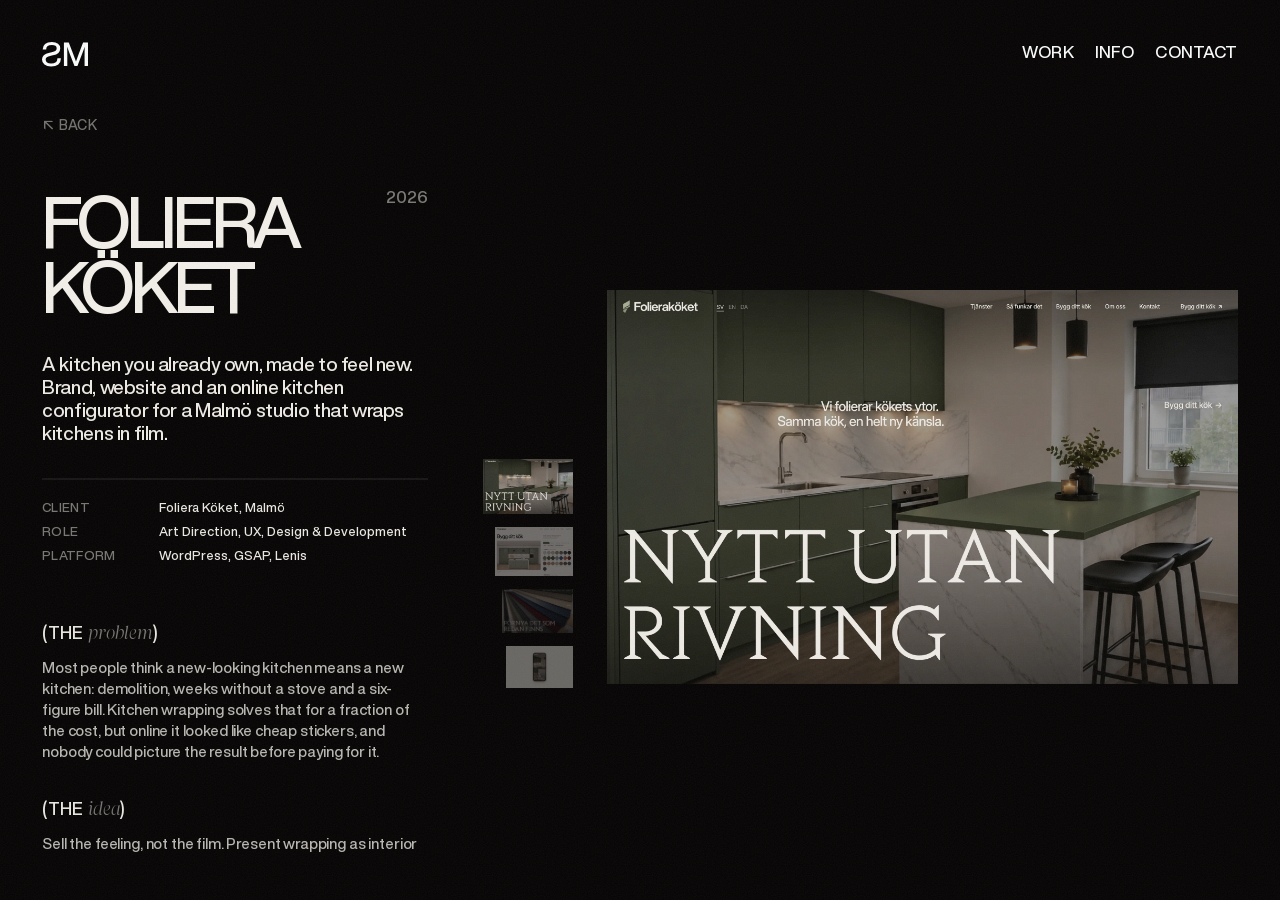
<file: work/folierakoket/index.html>
<!doctype html>
<html lang="en">
<head>
  <meta charset="utf-8">
  <meta name="viewport" content="width=device-width, initial-scale=1, viewport-fit=cover">
  <title>Foliera Köket — Studio Milad</title>
  <meta name="description" content="Foliera Köket: art direction, UX, design and development of a trilingual site with a kitchen configurator. Studio Milad, 2026.">
  <meta name="theme-color" content="#060404">
  <link rel="stylesheet" href="../../css/style.css?v=20">
  <link rel="stylesheet" href="../../css/case.css?v=6">
  <script>
    // a reload always starts at the top: no restored scroll position, no jump to a #section
    if ('scrollRestoration' in history) history.scrollRestoration = 'manual';
    try {
      var nav = performance.getEntriesByType('navigation')[0];
      if (nav && nav.type === 'reload' && location.hash) history.replaceState(null, '', location.pathname + location.search);
    } catch (e) {}
    // came here through a link on the site: start under the veil and fade in (art-yakushev)
    try { if (sessionStorage.getItem('ms-nav')) document.documentElement.classList.add('is-arriving'); } catch (e) {}
  </script>
</head>
<body class="page-case">
  <nav class="topnav is-on" aria-label="Main">
    <a class="logo" href="../../" aria-label="Studio Milad"><svg viewBox="-17 -728 1397 744" aria-hidden="true"><path d="M260 16L260 16Q401 16 480 -48Q558 -112 559 -235L559 -235L452 -235Q449 -75 258 -75L258 -75Q179 -75 137 -105Q94 -136 94 -194L94 -194Q94 -241 129 -266Q164 -292 255 -312L255 -312L316 -325Q426 -347 482 -397Q538 -447 538 -535Q538 -623 470 -675Q402 -728 286 -728L286 -728Q146 -728 76 -668Q5 -608 3 -503L3 -503L109 -503Q114 -572 155 -604Q195 -637 285 -637L285 -637Q355 -637 392 -611Q429 -585 429 -537L429 -537Q429 -488 396 -463L396 -463Q363 -436 274 -417L274 -417L212 -404Q90 -378 37 -329Q-17 -280 -17 -197L-17 -197Q-17 -98 57 -41Q130 16 260 16ZM1090 -343L1090 -343L1231 -712L1380 -712L1380 0L1277 0L1277 -223Q1277 -464 1281 -584L1281 -584Q1260 -520 1221 -419L1221 -419L1060 0L970 0L807 -419Q774 -507 748 -581L748 -581Q752 -462 752 -223L752 -223L752 0L649 0L649 -712L797 -712L943 -333Q988 -215 1016 -132L1016 -132Q1049 -231 1090 -343Z"/></svg></a>
    <span class="topnav__links"><a href="../../#work">Work</a><a href="../../#about">Info</a><a href="../../#contact">Contact</a></span>
  </nav>
  <button class="burger" type="button" aria-label="Menu" aria-expanded="false" aria-controls="menu"><i></i><i></i></button>
  <nav class="menu" id="menu" aria-label="Menu">
    <a href="../../">Home</a><a href="../../#work">Work</a><a href="../../#about">Info</a><a href="../../#contact">Contact</a>
  </nav>

  <main class="case">
    <!-- info (luke-baffait: title + year, text, tags, visit) -->
    <section class="case__info">
      <a class="case__back" href="../../#work">↖ Back</a>

      <h1 class="case__title"><span class="case__mask"><span>Foliera Köket</span></span><sup class="case__year">2026</sup></h1>
      <p class="case__lede">A kitchen you already own, made to feel new. Brand, website and an online kitchen configurator for a Malmö studio that wraps kitchens in film.</p>

      <dl class="case__meta">
        <div><dt>Client</dt><dd>Foliera Köket, Malmö</dd></div>
        <div><dt>Role</dt><dd>Art Direction, UX, Design &amp; Development</dd></div>
        <div><dt>Platform</dt><dd>WordPress, GSAP, Lenis</dd></div>
      </dl>

      <div class="case__story">
        <div class="case__part">
          <h2 class="case__label">(The <em>problem</em>)</h2>
          <p>Most people think a new-looking kitchen means a new kitchen: demolition, weeks without a stove and a six-figure bill. Kitchen wrapping solves that for a fraction of the cost, but online it looked like cheap stickers, and nobody could picture the result before paying for it.</p>
        </div>
        <div class="case__part">
          <h2 class="case__label">(The <em>idea</em>)</h2>
          <p>Sell the feeling, not the film. Present wrapping as interior design, calm and editorial like a magazine spread, and let people design their own kitchen before anyone comes to measure.</p>
        </div>
        <div class="case__part">
          <h2 class="case__label">(The <em>solution</em>)</h2>
          <p>A trilingual site (Swedish, English, Danish) with large serif caps over real kitchens and soft scroll motion. At its heart is “Bygg ditt kök”: pick doors, countertop and handles from over 1&nbsp;000 finishes, see the kitchen change live and send it as a quote request that becomes a PDF quote with the ROT deduction worked out. A separate page speaks to hotels and property owners.</p>
        </div>
      </div>

      <a class="case__visit" href="https://folierakoket.se" target="_blank" rel="noopener">Visit site ↗</a>
    </section>

    <!-- gallery (luke-baffait: thumbnails scroll past, the one in the middle grows and fills the big frame) -->
    <section class="case__gallery" aria-label="Images">
      <div class="case__thumbs"><div class="case__thumbs-in">
        <button type="button" aria-label="Front page"><img src="../../assets/img/work/folierakoket/01-hero.webp" alt=""></button>
        <button type="button" aria-label="Kitchen configurator"><img src="../../assets/img/work/folierakoket/02-bygg-ditt-kok.webp" alt=""></button>
        <button type="button" aria-label="About page"><img src="../../assets/img/work/folierakoket/03-om-oss.webp" alt=""></button>
        <button type="button" aria-label="Phone"><img src="../../assets/img/work/folierakoket/04-mobil.webp" alt=""></button>
      </div></div>
      <figure class="case__sel">
        <img src="../../assets/img/work/folierakoket/01-hero.webp" alt="Foliera Köket front page: NYTT UTAN RIVNING over a green kitchen">
        <img src="../../assets/img/work/folierakoket/01-hero.webp" alt="" aria-hidden="true">
      </figure>
      <!-- phones: the images one after another -->
      <div class="case__stack">
        <img src="../../assets/img/work/folierakoket/01-hero.webp" alt="Front page" loading="lazy">
        <img src="../../assets/img/work/folierakoket/02-bygg-ditt-kok.webp" alt="Kitchen configurator" loading="lazy">
        <img src="../../assets/img/work/folierakoket/03-om-oss.webp" alt="About page" loading="lazy">
        <img src="../../assets/img/work/folierakoket/04-mobil.webp" alt="The site on a phone" loading="lazy">
      </div>
    </section>
  </main>

  <div class="grain" aria-hidden="true"></div>
  <script src="https://cdn.jsdelivr.net/npm/gsap@3.13.0/dist/gsap.min.js"></script>
  <script src="../../js/transition.js?v=1"></script>
  <script src="../../js/case.js?v=1"></script>
</body>
</html>
</file>
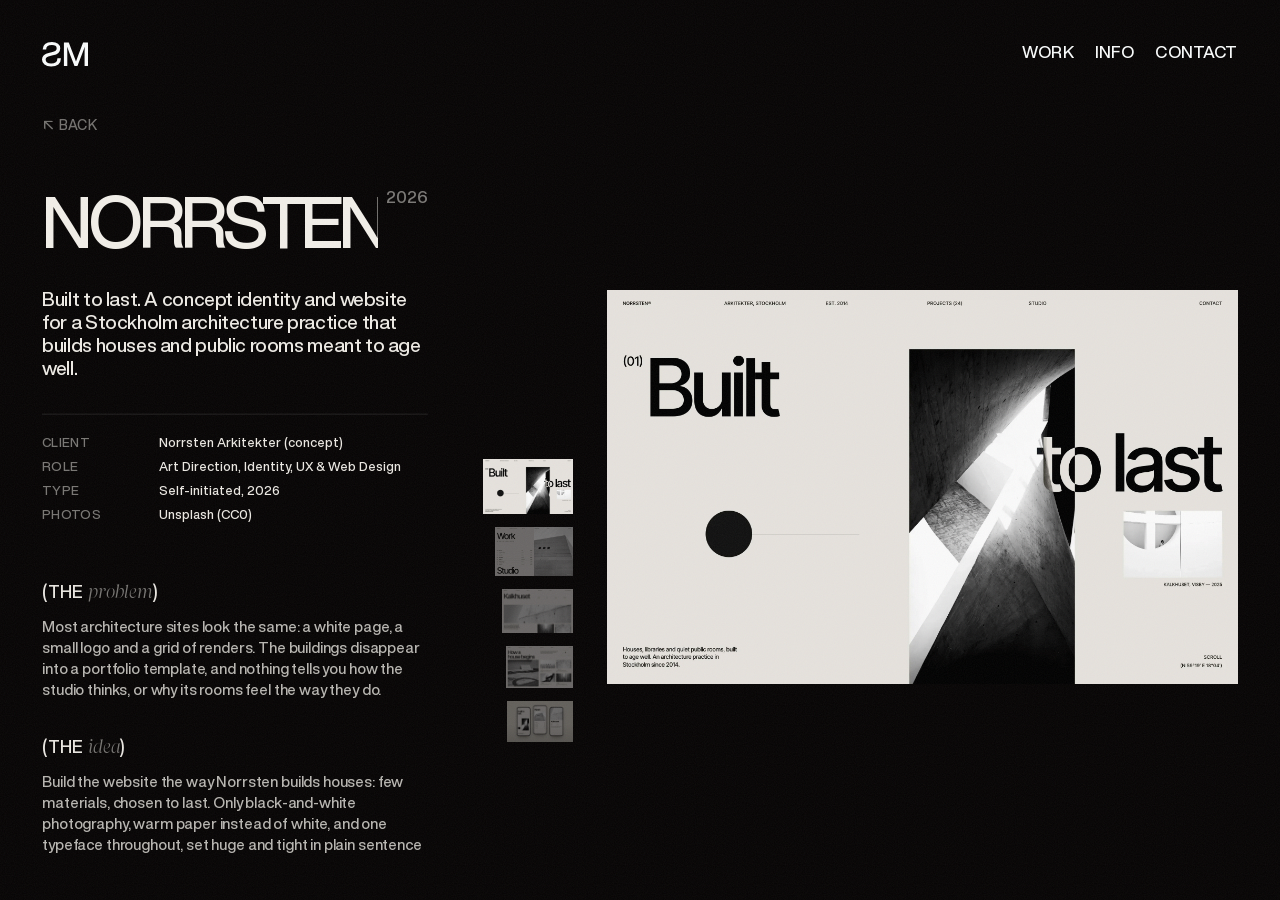
<file: work/norrsten/index.html>
<!doctype html>
<html lang="en">
<head>
  <meta charset="utf-8">
  <meta name="viewport" content="width=device-width, initial-scale=1, viewport-fit=cover">
  <title>Norrsten — Studio Milad</title>
  <meta name="description" content="Norrsten Arkitekter: concept identity and website for a Stockholm architecture practice. Studio Milad, 2026.">
  <meta name="theme-color" content="#060404">
  <link rel="stylesheet" href="../../css/style.css?v=20">
  <link rel="stylesheet" href="../../css/case.css?v=6">
  <script>
    // a reload always starts at the top: no restored scroll position, no jump to a #section
    if ('scrollRestoration' in history) history.scrollRestoration = 'manual';
    try {
      var nav = performance.getEntriesByType('navigation')[0];
      if (nav && nav.type === 'reload' && location.hash) history.replaceState(null, '', location.pathname + location.search);
    } catch (e) {}
    // came here through a link on the site: start under the veil and fade in (art-yakushev)
    try { if (sessionStorage.getItem('ms-nav')) document.documentElement.classList.add('is-arriving'); } catch (e) {}
  </script>
</head>
<body class="page-case">
  <nav class="topnav is-on" aria-label="Main">
    <a class="logo" href="../../" aria-label="Studio Milad"><svg viewBox="-17 -728 1397 744" aria-hidden="true"><path d="M260 16L260 16Q401 16 480 -48Q558 -112 559 -235L559 -235L452 -235Q449 -75 258 -75L258 -75Q179 -75 137 -105Q94 -136 94 -194L94 -194Q94 -241 129 -266Q164 -292 255 -312L255 -312L316 -325Q426 -347 482 -397Q538 -447 538 -535Q538 -623 470 -675Q402 -728 286 -728L286 -728Q146 -728 76 -668Q5 -608 3 -503L3 -503L109 -503Q114 -572 155 -604Q195 -637 285 -637L285 -637Q355 -637 392 -611Q429 -585 429 -537L429 -537Q429 -488 396 -463L396 -463Q363 -436 274 -417L274 -417L212 -404Q90 -378 37 -329Q-17 -280 -17 -197L-17 -197Q-17 -98 57 -41Q130 16 260 16ZM1090 -343L1090 -343L1231 -712L1380 -712L1380 0L1277 0L1277 -223Q1277 -464 1281 -584L1281 -584Q1260 -520 1221 -419L1221 -419L1060 0L970 0L807 -419Q774 -507 748 -581L748 -581Q752 -462 752 -223L752 -223L752 0L649 0L649 -712L797 -712L943 -333Q988 -215 1016 -132L1016 -132Q1049 -231 1090 -343Z"/></svg></a>
    <span class="topnav__links"><a href="../../#work">Work</a><a href="../../#about">Info</a><a href="../../#contact">Contact</a></span>
  </nav>
  <button class="burger" type="button" aria-label="Menu" aria-expanded="false" aria-controls="menu"><i></i><i></i></button>
  <nav class="menu" id="menu" aria-label="Menu">
    <a href="../../">Home</a><a href="../../#work">Work</a><a href="../../#about">Info</a><a href="../../#contact">Contact</a>
  </nav>

  <main class="case">
    <!-- info (luke-baffait: title + year, text, tags, visit) -->
    <section class="case__info">
      <a class="case__back" href="../../#work">↖ Back</a>

      <h1 class="case__title"><span class="case__mask"><span>Norrsten</span></span><sup class="case__year">2026</sup></h1>
      <p class="case__lede">Built to last. A concept identity and website for a Stockholm architecture practice that builds houses and public rooms meant to age well.</p>

      <dl class="case__meta">
        <div><dt>Client</dt><dd>Norrsten Arkitekter (concept)</dd></div>
        <div><dt>Role</dt><dd>Art Direction, Identity, UX &amp; Web Design</dd></div>
        <div><dt>Type</dt><dd>Self-initiated, 2026</dd></div>
        <div><dt>Photos</dt><dd>Unsplash (CC0)</dd></div>
      </dl>

      <div class="case__story">
        <div class="case__part">
          <h2 class="case__label">(The <em>problem</em>)</h2>
          <p>Most architecture sites look the same: a white page, a small logo and a grid of renders. The buildings disappear into a portfolio template, and nothing tells you how the studio thinks, or why its rooms feel the way they do.</p>
        </div>
        <div class="case__part">
          <h2 class="case__label">(The <em>idea</em>)</h2>
          <p>Build the website the way Norrsten builds houses: few materials, chosen to last. Only black-and-white photography, warm paper instead of white, and one typeface throughout, set huge and tight in plain sentence case, turning negative where it crosses an image, like light falling across stone.</p>
        </div>
        <div class="case__part">
          <h2 class="case__label">(The <em>solution</em>)</h2>
          <p>An editorial site in a single grotesk, Inter Tight: large and plainly set for the statements, small and calm for everything you read and click. The front page says the practice in three words. The project index is a list you scan by place and year, and every project opens with its facts (location, year, area, status) before a word of prose. A process page shows how a house begins, from a day on site to a sun-path study and plaster models, and every layout was drawn for the phone too.</p>
        </div>
      </div>

      <p class="case__visit case__visit--note">Concept project</p>
    </section>

    <!-- gallery (luke-baffait: thumbnails scroll past, the one in the middle grows and fills the big frame) -->
    <section class="case__gallery" aria-label="Images">
      <div class="case__thumbs"><div class="case__thumbs-in">
        <button type="button" aria-label="Front page"><img src="../../assets/img/work/norrsten/01-home.webp?v=3" alt=""></button>
        <button type="button" aria-label="Project index"><img src="../../assets/img/work/norrsten/02-projects.webp?v=3" alt=""></button>
        <button type="button" aria-label="Project page"><img src="../../assets/img/work/norrsten/03-project.webp?v=3" alt=""></button>
        <button type="button" aria-label="Process page"><img src="../../assets/img/work/norrsten/04-process.webp?v=3" alt=""></button>
        <button type="button" aria-label="Phones"><img src="../../assets/img/work/norrsten/05-phones.webp?v=4" alt=""></button>
      </div></div>
      <figure class="case__sel">
        <img src="../../assets/img/work/norrsten/01-home.webp?v=3" alt="Norrsten front page: Built to last, set across a black-and-white photograph">
        <img src="../../assets/img/work/norrsten/01-home.webp?v=3" alt="" aria-hidden="true">
      </figure>
      <!-- phones: the images one after another -->
      <div class="case__stack">
        <img src="../../assets/img/work/norrsten/01-home.webp?v=3" alt="Front page" loading="lazy">
        <img src="../../assets/img/work/norrsten/02-projects.webp?v=3" alt="Project index" loading="lazy">
        <img src="../../assets/img/work/norrsten/03-project.webp?v=3" alt="Project page" loading="lazy">
        <img src="../../assets/img/work/norrsten/04-process.webp?v=3" alt="Process page" loading="lazy">
        <img src="../../assets/img/work/norrsten/05-phones.webp?v=4" alt="The site on phones" loading="lazy">
      </div>
    </section>
  </main>

  <div class="grain" aria-hidden="true"></div>
  <script src="https://cdn.jsdelivr.net/npm/gsap@3.13.0/dist/gsap.min.js"></script>
  <script src="../../js/transition.js?v=1"></script>
  <script src="../../js/case.js?v=1"></script>
</body>
</html>
</file>
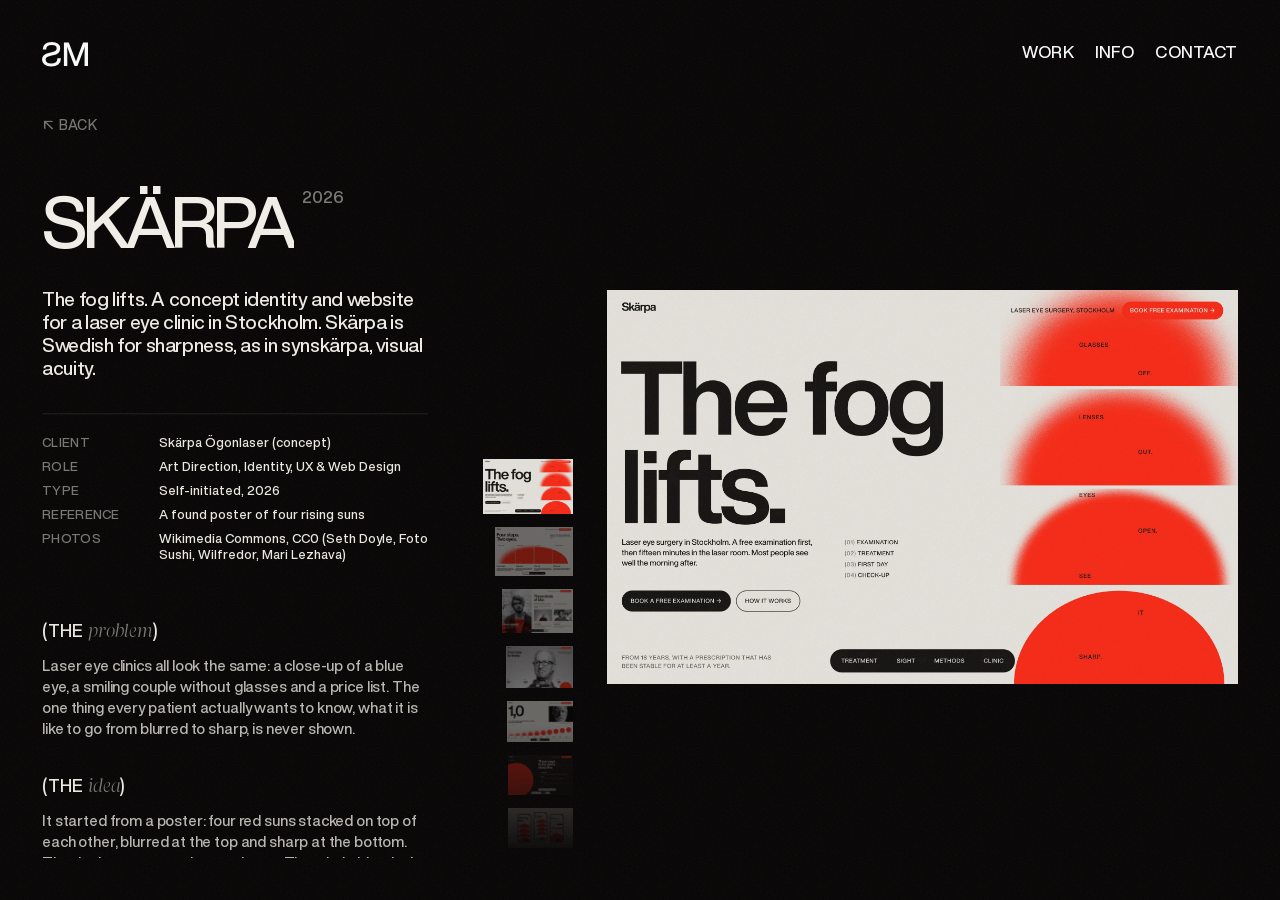
<file: work/skarpa/index.html>
<!doctype html>
<html lang="en">
<head>
  <meta charset="utf-8">
  <meta name="viewport" content="width=device-width, initial-scale=1, viewport-fit=cover">
  <title>Skärpa — Studio Milad</title>
  <meta name="description" content="Skärpa: concept identity and website for a laser eye clinic in Stockholm. Studio Milad, 2026.">
  <meta name="theme-color" content="#060404">
  <link rel="stylesheet" href="../../css/style.css?v=20">
  <link rel="stylesheet" href="../../css/case.css?v=6">
  <script>
    // a reload always starts at the top: no restored scroll position, no jump to a #section
    if ('scrollRestoration' in history) history.scrollRestoration = 'manual';
    try {
      var nav = performance.getEntriesByType('navigation')[0];
      if (nav && nav.type === 'reload' && location.hash) history.replaceState(null, '', location.pathname + location.search);
    } catch (e) {}
    // came here through a link on the site: start under the veil and fade in (art-yakushev)
    try { if (sessionStorage.getItem('ms-nav')) document.documentElement.classList.add('is-arriving'); } catch (e) {}
  </script>
</head>
<body class="page-case">
  <nav class="topnav is-on" aria-label="Main">
    <a class="logo" href="../../" aria-label="Studio Milad"><svg viewBox="-17 -728 1397 744" aria-hidden="true"><path d="M260 16L260 16Q401 16 480 -48Q558 -112 559 -235L559 -235L452 -235Q449 -75 258 -75L258 -75Q179 -75 137 -105Q94 -136 94 -194L94 -194Q94 -241 129 -266Q164 -292 255 -312L255 -312L316 -325Q426 -347 482 -397Q538 -447 538 -535Q538 -623 470 -675Q402 -728 286 -728L286 -728Q146 -728 76 -668Q5 -608 3 -503L3 -503L109 -503Q114 -572 155 -604Q195 -637 285 -637L285 -637Q355 -637 392 -611Q429 -585 429 -537L429 -537Q429 -488 396 -463L396 -463Q363 -436 274 -417L274 -417L212 -404Q90 -378 37 -329Q-17 -280 -17 -197L-17 -197Q-17 -98 57 -41Q130 16 260 16ZM1090 -343L1090 -343L1231 -712L1380 -712L1380 0L1277 0L1277 -223Q1277 -464 1281 -584L1281 -584Q1260 -520 1221 -419L1221 -419L1060 0L970 0L807 -419Q774 -507 748 -581L748 -581Q752 -462 752 -223L752 -223L752 0L649 0L649 -712L797 -712L943 -333Q988 -215 1016 -132L1016 -132Q1049 -231 1090 -343Z"/></svg></a>
    <span class="topnav__links"><a href="../../#work">Work</a><a href="../../#about">Info</a><a href="../../#contact">Contact</a></span>
  </nav>
  <button class="burger" type="button" aria-label="Menu" aria-expanded="false" aria-controls="menu"><i></i><i></i></button>
  <nav class="menu" id="menu" aria-label="Menu">
    <a href="../../">Home</a><a href="../../#work">Work</a><a href="../../#about">Info</a><a href="../../#contact">Contact</a>
  </nav>

  <main class="case">
    <!-- info (luke-baffait: title + year, text, tags, visit) -->
    <section class="case__info">
      <a class="case__back" href="../../#work">↖ Back</a>

      <h1 class="case__title"><span class="case__mask"><span>Skärpa</span></span><sup class="case__year">2026</sup></h1>
      <p class="case__lede">The fog lifts. A concept identity and website for a laser eye clinic in Stockholm. Skärpa is Swedish for sharpness, as in synskärpa, visual acuity.</p>

      <dl class="case__meta">
        <div><dt>Client</dt><dd>Skärpa Ögonlaser (concept)</dd></div>
        <div><dt>Role</dt><dd>Art Direction, Identity, UX &amp; Web Design</dd></div>
        <div><dt>Type</dt><dd>Self-initiated, 2026</dd></div>
        <div><dt>Reference</dt><dd>A found poster of four rising suns</dd></div>
        <div><dt>Photos</dt><dd>Wikimedia Commons, CC0 (Seth Doyle, Foto Sushi, Wilfredor, Mari Lezhava)</dd></div>
      </dl>

      <div class="case__story">
        <div class="case__part">
          <h2 class="case__label">(The <em>problem</em>)</h2>
          <p>Laser eye clinics all look the same: a close-up of a blue eye, a smiling couple without glasses and a price list. The one thing every patient actually wants to know, what it is like to go from blurred to sharp, is never shown.</p>
        </div>
        <div class="case__part">
          <h2 class="case__label">(The <em>idea</em>)</h2>
          <p>It started from a poster: four red suns stacked on top of each other, blurred at the top and sharp at the bottom. That is the treatment in one picture. The whole identity is a sun coming into focus, and every page shows a different step of it.</p>
        </div>
        <div class="case__part">
          <h2 class="case__label">(The <em>solution</em>)</h2>
          <p>One red, warm paper, black and white portraits and Helvetica Now Display set big and bold. The front page puts the poster next to the headline. The treatment page cuts one sun into the four real steps, from examination to check-up. An editorial spread with three portraits explains the three kinds of blur, short-sighted, long-sighted and astigmatism, with the red sun printed over the photos like the poster. A full-bleed portrait cut into four strips simulates what the same face looks like at four levels of visual acuity. The sight page explains the visual acuity scale opticians use, from 0,1 to 1,0, as ten suns sharpening, with the 0,5 limit for a driving licence marked. The methods page turns dark and explains Femto-LASIK, SMILE and PRK in one line each. Navigation is a single pill at the bottom of the screen, and the free examination is always one tap away. Every sun is drawn in code.</p>
        </div>
      </div>

      <p class="case__visit case__visit--note">Concept project</p>
    </section>

    <!-- gallery (luke-baffait: thumbnails scroll past, the one in the middle grows and fills the big frame) -->
    <section class="case__gallery" aria-label="Images">
      <div class="case__thumbs"><div class="case__thumbs-in">
        <button type="button" aria-label="Front page"><img src="../../assets/img/work/skarpa/01-home.webp?v=2" alt=""></button>
        <button type="button" aria-label="Treatment"><img src="../../assets/img/work/skarpa/02-treatment.webp?v=2" alt=""></button>
        <button type="button" aria-label="Three kinds of blur"><img src="../../assets/img/work/skarpa/06-people.webp?v=2" alt=""></button>
        <button type="button" aria-label="From blur to sharp"><img src="../../assets/img/work/skarpa/07-focus.webp?v=1" alt=""></button>
        <button type="button" aria-label="Sight"><img src="../../assets/img/work/skarpa/03-sight.webp?v=4" alt=""></button>
        <button type="button" aria-label="Methods"><img src="../../assets/img/work/skarpa/04-methods.webp?v=2" alt=""></button>
        <button type="button" aria-label="Phones"><img src="../../assets/img/work/skarpa/05-phones.webp?v=2" alt=""></button>
      </div></div>
      <figure class="case__sel">
        <img src="../../assets/img/work/skarpa/01-home.webp?v=2" alt="Skärpa front page: The fog lifts, next to four red suns going from blurred to sharp">
        <img src="../../assets/img/work/skarpa/01-home.webp?v=2" alt="" aria-hidden="true">
      </figure>
      <!-- phones: the images one after another -->
      <div class="case__stack">
        <img src="../../assets/img/work/skarpa/01-home.webp?v=2" alt="Front page" loading="lazy">
        <img src="../../assets/img/work/skarpa/02-treatment.webp?v=2" alt="Treatment" loading="lazy">
        <img src="../../assets/img/work/skarpa/06-people.webp?v=2" alt="Three kinds of blur: short-sighted, long-sighted and astigmatism, with black and white portraits" loading="lazy">
        <img src="../../assets/img/work/skarpa/07-focus.webp?v=1" alt="From blur to sharp: one portrait cut into four strips, simulating visual acuity 0,1, 0,3, 0,6 and 1,0" loading="lazy">
        <img src="../../assets/img/work/skarpa/03-sight.webp?v=4" alt="Sight" loading="lazy">
        <img src="../../assets/img/work/skarpa/04-methods.webp?v=2" alt="Methods" loading="lazy">
        <img src="../../assets/img/work/skarpa/05-phones.webp?v=2" alt="Phones" loading="lazy">
      </div>
    </section>
  </main>

  <div class="grain" aria-hidden="true"></div>
  <script src="https://cdn.jsdelivr.net/npm/gsap@3.13.0/dist/gsap.min.js"></script>
  <script src="../../js/transition.js?v=1"></script>
  <script src="../../js/case.js?v=1"></script>
</body>
</html>
</file>
<file: css/style.css>
@font-face {
  font-family: "Helvetica Now Display";
  src: url("../assets/fonts/HelveticaNowDisplay-Bold.ttf") format("truetype");
  font-weight: 700;
  font-display: swap;
}
@font-face {
  font-family: "Helvetica Now Display";
  src: url("../assets/fonts/HelveticaNowDisplay-Medium.ttf") format("truetype");
  font-weight: 500;
  font-display: swap;
}
/* Apparel Display: the soft italic voice next to the Swiss grotesk */
@font-face {
  font-family: "Apparel Display";
  src: url("../assets/fonts/ApparelDisplay-Italic.otf") format("opentype");
  font-weight: 400;
  font-style: italic;
  font-display: swap;
}

:root {
  --bg: #060404;
  --fg: #f2efe9;
  --ink: #0b0b0b;
  --paper: #efede8;
  --mute: rgba(242, 239, 233, 0.5);
  --line: rgba(242, 239, 233, 0.16);
  --accent: #e2531c;
  --curve: cubic-bezier(0.62, 0.05, 0.01, 0.99);

  --swiss: "Helvetica Now Display", "Helvetica Neue", Helvetica, Arial, sans-serif;
  --serif: "Apparel Display", "Times New Roman", serif;

  --s1: 8px;
  --s2: 13px;
  --s3: 21px;
  --s4: 34px;
  --s5: 55px;
  --s6: 89px;
  --s7: 144px;
  --gut: clamp(16px, 3.3vw, 48px);
}

*, *::before, *::after { box-sizing: border-box; margin: 0; padding: 0; }

html { background: var(--bg); }
body {
  background: var(--bg);
  color: var(--fg);
  font-family: var(--swiss);
  font-weight: 500;
  -webkit-font-smoothing: antialiased;
  overflow-x: hidden;
}
a { color: inherit; text-decoration: none; }
img { -webkit-user-drag: none; }
::selection { background: var(--accent); color: var(--fg); }

em {
  font-family: var(--serif);
  font-style: italic;
  font-weight: 400;
  text-transform: none;
  letter-spacing: -0.01em;
}

.label {
  font-size: 13px;
  letter-spacing: 0.02em;
  text-transform: uppercase;
  color: var(--mute);
}

/* hover: text slides up and repeats */
.roll { display: inline-block; overflow: hidden; vertical-align: top; line-height: 1.15; height: 1.15em; }
.roll > span { display: block; transition: transform 0.6s var(--curve); }
.roll > span::after { content: attr(data-t); display: block; }
a:hover > .roll > span { transform: translateY(-50%); }

/* ---------------- SMOOTH SCROLL (Lenis) ---------------- */
html.lenis, html.lenis body { height: auto; }
.lenis.lenis-smooth { scroll-behavior: auto !important; }
.lenis.lenis-stopped { overflow: hidden; }

/* ---------------- TOP NAV ---------------- */
.topnav {
  position: fixed;
  top: var(--gut);
  left: var(--gut);
  right: var(--gut);
  justify-content: space-between;
  align-items: flex-start;
  line-height: 1;
  z-index: 30;
  display: flex;
  gap: var(--s3);
  font-size: clamp(15px, 1.32vw, 22px);
  letter-spacing: 0.01em;
  text-transform: uppercase;
  color: #fff;
  pointer-events: none;
}
.topnav .logo { pointer-events: auto; }
.js .topnav .logo { visibility: hidden; }             /* until the intro brings it in */
.hero__head .logo { visibility: hidden !important; }  /* the fixed one sits right on top of these */
.topnav__links {
  display: flex;
  gap: var(--s3);
  pointer-events: auto;
  will-change: transform;
  transition: opacity 0.5s var(--curve), visibility 0s;
}
.topnav.is-on { pointer-events: auto; }
/* never shown: the intro's autoAlpha on the bar's children would make it visible, and two white
   copies blending (difference) cancel out into outlines */
.hero__nav { visibility: hidden !important; opacity: 0 !important; }
.hero__nav > span { display: inline-block; height: 1.15em; line-height: 1.15; }   /* same box as the rolling links */
.topnav.is-away .topnav__links { opacity: 0; visibility: hidden; pointer-events: none; transition: opacity 0.5s var(--curve), visibility 0s 0.5s; }
.js .topnav__links { visibility: hidden; }

/* ---------------- HERO ---------------- */
.hero {
  position: relative;
  height: 100svh;
  min-height: 560px;
  overflow: hidden;
  isolation: isolate;
  display: flex;
  flex-direction: column;
  padding: var(--gut) var(--gut) 0;
  background: var(--bg);
}
.hero__gl {
  position: absolute;
  inset: 0;
  width: 100%;
  height: 100%;
  z-index: -1;
  display: block;
}
/* clean header: the logo on the left, the menu top right (art-yakushev) */
.hero__head {
  display: flex;
  justify-content: space-between;
  align-items: center;
  gap: var(--s3);
  font-size: clamp(16px, 1.32vw, 22px);
  line-height: 1.25;
  letter-spacing: -0.01em;
}
.hh__list { list-style: none; padding-left: 0.6em; }
.hh em { font-size: 1.12em; }
.hh--nav {
  display: flex;
  gap: var(--s3);
  text-transform: uppercase;
  letter-spacing: 0.01em;
}
.tl { display: block; overflow: hidden; }
.tl__in { display: block; }

/* STUDIO MILAD: Swiss "Studio" + italic "Milad", as in the footer. JS fits it to the width.
   Desktop: one line, edge to edge. Phone: two centred lines. */
.name {
  display: flex;
  align-items: baseline;
  justify-content: space-between;
  gap: 0.18em;
  font-weight: 500;
  font-size: 17vw;
  line-height: 0.86;
  letter-spacing: -0.055em;
  white-space: nowrap;
}
.name__line {
  display: block;
  clip-path: inset(-0.1em -50vw 0);   /* letters rise from below the line (fully hidden there), never clipped at the sides */
  padding: 0.04em 0.02em 0.1em;
}
.name em { font-size: 1.06em; letter-spacing: -0.025em; }
.wordmark { margin-top: auto; }
.word { display: inline-block; white-space: nowrap; }
.char { display: inline-block; }
.ch { display: inline-block; will-change: transform; }
.flip { display: inline-block; transform: scaleX(-1); }

/* logo: SM with a mirrored S */
.logo { display: inline-block; line-height: 0; }
.logo svg { display: block; height: 1.45em; width: auto; fill: currentColor; overflow: visible; }

/* hairline between STUDIO MILAD and the bar; drawn left to right at the end of the intro */
.rule {
  display: block;
  height: 1px;
  background: currentColor;
  opacity: 0.45;
  transform-origin: 0 50%;
}

.hero__bar {
  display: grid;
  grid-template-columns: 1fr auto 1fr;
  align-items: center;
  padding: var(--s3) 0;
  font-size: clamp(15px, 1.32vw, 22px);
  line-height: 1;
  text-transform: uppercase;
  letter-spacing: 0.01em;
}
.hero__social { display: flex; gap: var(--s2); }
.hero__social i { font-style: normal; opacity: 0.4; }
.hero__down, .hero__nav { justify-self: end; }
.gl { display: inline-block; white-space: pre; }

/* ---------------- ABOUT (art-yakushev) ---------------- */
.about {
  position: relative;
  isolation: isolate;
  padding: var(--s7) var(--gut) calc(32vh + var(--s6));
}
.about__title {
  font-size: 5.5vw;
  line-height: 1.04;
  letter-spacing: -0.035em;
}
.about__title > span { display: block; }
.about__t2 { padding-left: calc(34.6vw - var(--gut)); }
.about__title em { font-size: 1.08em; letter-spacing: -0.02em; }
.about__info {
  display: grid;
  grid-template-columns: repeat(6, 1fr);
  column-gap: 3.8vw;
  margin-top: 9vw;
  font-size: clamp(16px, 1.3vw, 22px);
  line-height: 1.32;
  letter-spacing: -0.005em;
}
.about__label { grid-column: 3; }
.about__copy { grid-column: 4 / span 2; max-width: 30em; }
.about__copy p + p { margin-top: 1em; }
/* the photo: absolute, left edge, behind the statement; two-speed parallax in JS */
.about__photo {
  position: absolute;
  z-index: -1;
  left: 0;
  top: calc(var(--s7) + 3.3vw);
  width: 42vw;
  height: 48vw;
  overflow: hidden;
}
.about__img {
  position: absolute;
  left: 0;
  top: -24vh;
  width: 100%;
  height: calc(100% + 24vh);
  object-fit: cover;
  object-position: 62% 40%;
  transform: scale(1.12);
  will-change: transform;
}

.link-line {
  display: inline-block;
  margin-top: 2.4em;
  padding-bottom: 2px;
  background: linear-gradient(currentColor, currentColor) 0 100% / 100% 1px no-repeat;
  transition: background-size 0.6s var(--curve);
}
.link-line:hover { background-size: 0% 1px; background-position: 100% 100%; }

/* ---------------- WORK ---------------- */
.work { position: relative; padding: var(--s6) var(--gut) var(--s7); }
.work__head {
  display: flex;
  justify-content: space-between;
  align-items: flex-end;
  margin-bottom: var(--s4);
}
.section-title {
  font-weight: 500;
  font-size: clamp(56px, 8vw, 150px);
  line-height: 0.9;
  letter-spacing: -0.05em;
}
.section-title .paren { font-weight: 500; margin-left: 0.06em; }
.section-title em { font-size: 1.02em; letter-spacing: -0.02em; padding: 0 0.04em; }
.work__empty {
  height: min(50vw, 66vh);
  display: grid;
  place-content: center;
  border-top: 1px solid var(--line);
  border-bottom: 1px solid var(--line);
}
.work__empty-text {
  font-family: var(--serif);
  font-style: italic;
  font-size: clamp(32px, 5vw, 96px);
  letter-spacing: -0.02em;
  color: var(--mute);
}

/* ---------------- SKILLS ---------------- */
.skills {
  position: relative;
  padding: var(--s7) var(--gut);
  background:
    radial-gradient(60% 50% at 85% 20%, rgba(170, 30, 16, 0.55), transparent 70%),
    radial-gradient(50% 60% at 10% 90%, rgba(120, 14, 10, 0.45), transparent 70%),
    var(--bg);
}
.skills__intro { text-align: center; }
.skills__kicker { font-size: 18px; text-transform: uppercase; letter-spacing: 0.02em; color: var(--fg); }
.skills__kicker em { color: var(--mute); }
.skills__title {
  margin-top: var(--s3);
  font-weight: 500;
  font-size: clamp(56px, 10vw, 190px);
  line-height: 0.86;
  letter-spacing: -0.055em;
  text-transform: uppercase;
}
.skills__title span { display: block; }

.skills__body {
  display: grid;
  grid-template-columns: 1fr 2fr;
  gap: var(--s5);
  margin-top: var(--s7);
}
.skills__sticky { position: relative; }
.skills__card {
  position: sticky;
  top: 18vh;
  aspect-ratio: 4 / 5;
  max-width: 340px;
  margin-left: auto;
  overflow: hidden;
}
.skills__card img { position: absolute; inset: 0; width: 100%; height: 100%; object-fit: cover; }
.skills__card .skills__paint { object-fit: contain; transform: scale(1.3); }

.skills__group {
  display: grid;
  grid-template-columns: 1fr 2fr;
  gap: var(--s4);
  padding-bottom: var(--s6);
}
.skills__label {
  text-align: right;
  font-size: clamp(22px, 1.9vw, 34px);
  line-height: 1.2;
  padding-top: 0.12em;
}
.skills__group li {
  list-style: none;
  font-size: clamp(26px, 2.6vw, 48px);
  line-height: 1.12;
  letter-spacing: -0.03em;
  opacity: 0.22;
  transition: opacity 0.5s var(--curve), transform 0.5s var(--curve);
}
.skills__group li.is-on { opacity: 1; transform: translateX(0.15em); }

/* ---------------- FOOTER (art-yakushev) ---------------- */
.foot {
  --mk: 21vw;                           /* size of the SM–26 mark */
  position: relative;
  isolation: isolate;
  background: #000;
}
/* the colour field: sticks to the screen while the footer passes over it */
.foot__bg {
  position: sticky;
  top: 0;
  height: 100svh;
  height: 100lvh;
  margin-bottom: -100svh;
  margin-bottom: -100lvh;
  overflow: hidden;
}
.foot__gl { display: block; width: 100%; height: 100%; }
.foot__ghost {
  position: absolute;
  inset: -10%;
  opacity: 0;
  will-change: transform, opacity;
  pointer-events: none;
}
.foot__ghost img {
  width: 100%;
  height: 100%;
  object-fit: cover;
  object-position: 50% 35%;
  filter: blur(24px) saturate(1.2);
}
.foot__ghost--sil img {                             /* full width, head and shoulders in frame, top and bottom fading out */
  object-position: 50% 28%;
  -webkit-mask-image: linear-gradient(transparent, #000 18%, #000 82%, transparent);
          mask-image: linear-gradient(transparent, #000 18%, #000 82%, transparent);
}
.foot__ghost { mix-blend-mode: screen; }               /* the red portrait lights the field; the silhouette reads as backlit */

/* all hero and closing-screen text inverts against whatever moves behind it */
.hero > .hero__head, .hero > .wordmark, .hero > .rule, .hero > .hero__bar,
.foot__end > .foot__head, .foot__end > .foot__name, .foot__end > .rule, .foot__end > .foot__bar,
.topnav {
  mix-blend-mode: difference;
  will-change: transform;               /* own layer: Safari otherwise only blends after a repaint (e.g. on hover) */
}

.foot__panel { position: relative; }
/* black with the mark in white, multiplied: black hides the field, white lets it through */
.foot__cover {
  position: absolute;
  inset: 0;
  display: flex;
  align-items: flex-end;
  padding: 0 var(--gut) var(--s4);
  overflow: hidden;
}
/* the svg is a huge black sheet with the letters cut out (no blend modes, works in every browser) */
.foot__mark {
  display: block;
  width: calc(var(--mk) * 1.604);
  height: auto;
  overflow: visible;
  fill: #000;
}

.foot__content {
  position: relative;
  z-index: 1;
  display: grid;
  grid-template-columns: repeat(12, 1fr);
  column-gap: 3.8vw;
  min-height: calc(var(--mk) * 1.72 + var(--s6));
  padding: var(--s5) var(--gut) var(--s4);
  border-top: 1px solid var(--line);
}
.foot__info { grid-column: 7 / -1; display: grid; gap: 0; align-content: start; }
.foot__info > div { display: grid; grid-template-columns: 1fr 2fr; column-gap: 2.6vw; align-items: baseline; }
.foot__info .foot__gap { margin-top: var(--s4); }
.foot__info dt { text-align: right; font-size: clamp(22px, 2.2vw, 40px); }
.foot__info dd { font-size: clamp(22px, 2.2vw, 40px); letter-spacing: -0.03em; line-height: 1.18; }
.foot__info dd a { display: block; width: fit-content; }
.foot__info dd a .roll { height: 1.18em; }
.foot__nav {
  grid-column: 6 / span 2;
  align-self: end;
  display: flex;
  flex-direction: column;
  font-size: clamp(16px, 1.3vw, 22px);
}
.foot__nav a { width: fit-content; }
.foot__copy { grid-column: 9 / -1; align-self: end; font-size: clamp(16px, 1.3vw, 22px); }
.foot__markspace { display: none; }

/* the closing screen: a copy of the hero over the colour field */
.foot__end {
  position: relative;
  height: 100svh;
  height: 100lvh;
  min-height: 560px;
  display: flex;
  flex-direction: column;
  padding: var(--gut) var(--gut) 0;
  overflow: hidden;                     /* the letters start below the screen: never let them make the page taller */
}
.foot__name { margin-top: auto; }
@supports (height: 100dvh) { .foot__end { padding-bottom: calc(100lvh - 100dvh); } }
.foot__bar .hero__down { white-space: nowrap; }
.shuf .char { opacity: 0; }

/* ---------------- LOADER (from the coming-soon page) ---------------- */
.loader, .loader-trail { position: fixed; inset: 0; display: none; }
.js .loader, .js .loader-trail { display: block; }
.loader-trail { z-index: 98; background: var(--accent); transition: transform 1.25s var(--curve) 0.13s; }
.loader { z-index: 99; color: var(--fg); }
.loader::before {
  content: "";
  position: absolute;
  inset: 0;
  z-index: -1;
  background: #000;
  transition: transform 1.25s var(--curve);
}
.loader.is-out::before,
.loader.is-out + .loader-trail,
.loader-trail.is-out { transform: translate3d(0, -100%, 0); }
.loader.is-out .loader__label,
.loader.is-out .loader__count { opacity: 0; }
.loader__label {
  position: absolute;
  top: var(--s3);
  left: var(--s3);
  font-size: clamp(var(--s3), 1.618vw, var(--s4));
  line-height: 1.15;
  letter-spacing: 0.01em;
  transition: opacity 0.7s var(--curve);
}
.loader__count {
  position: absolute;
  right: var(--s3);
  bottom: var(--s3);
  width: 2em;
  height: 0.875em;
  overflow: hidden;
  display: flex;
  flex-direction: column;
  align-items: flex-end;
  font-size: clamp(var(--s6), 9vw, 233px);
  line-height: 0.875;
  letter-spacing: -0.03em;
  font-variant-numeric: tabular-nums;
  white-space: pre;
  will-change: transform;
  transition: transform 1.25s var(--curve), opacity 0.7s var(--curve);
}
.loader__val { display: flex; flex-shrink: 0; height: 0.875em; }
.loader__val > span { display: inline-block; transform: translate3d(0, 0, 0); }
.loader__val.flip > span { transition: transform 1.25s var(--curve); transform: translate3d(0, -100%, 0); }
.loader__val.flip > span:nth-child(3) { transition-delay: 0.09s; }
.loader__val.flip.max-top > span:nth-child(3) { transition-delay: 0.11s; }
.loader__val.flip.max-val > span:nth-child(2) { transition-delay: 45ms; }
.js.is-loading, .js.is-loading body { overflow: hidden; }

/* ---------------- GRAIN ---------------- */
.grain {
  position: fixed;
  inset: -50%;
  pointer-events: none;
  z-index: 50;
  opacity: 0.06;
  background-image: url("data:image/svg+xml;utf8,<svg xmlns='http://www.w3.org/2000/svg' width='160' height='160'><filter id='n'><feTurbulence type='fractalNoise' baseFrequency='.9' numOctaves='2' stitchTiles='stitch'/></filter><rect width='100%' height='100%' filter='url(%23n)'/></svg>");
}


.js .hero > .hero__head, .js .wordmark, .js .hero > .hero__bar, .js .hero > .rule { visibility: hidden; }

/* ---------------- SMALL SCREENS ---------------- */
@media (max-width: 860px) {
  .topnav { font-size: 16px; }
  .topnav__links, .hh--nav { display: none; }
  .burger { display: block; }
  .hero__bar { grid-template-columns: 1fr auto; }
  .hero__social { display: none; }

  /* STUDIO / MILAD: two big centred lines */
  .name { flex-direction: column; align-items: center; gap: 0; line-height: 0.84; }
  .name__line { text-align: center; }

  /* about: statement, info, then the photo */
  .about { padding: var(--s6) var(--gut) var(--s6); }
  .about__title { font-size: 9.4vw; line-height: 1.06; }
  .about__title > span { display: inline; }
  .about__t2 { padding-left: 0; }
  .about__info { grid-template-columns: 1fr; row-gap: var(--s3); margin-top: var(--s5); font-size: 17px; }
  .about__label, .about__copy { grid-column: 1; }
  .about__photo {
    position: relative;
    top: auto;
    z-index: 0;
    width: 100vw;
    height: 118vw;
    margin: var(--s5) calc(-1 * var(--gut)) 0;
  }
  .about__img { top: -8vh; height: calc(100% + 8vh); transform: scale(1.04); object-position: 60% 50%; }

  .skills__body { grid-template-columns: 1fr; }
  .skills__sticky { display: none; }
  .skills__group { grid-template-columns: 1fr; gap: var(--s2); }
  .skills__label { text-align: left; }

  .foot { --mk: 46vw; }
  .foot__content { grid-template-columns: 1fr; row-gap: var(--s4); min-height: 0; }
  .foot__info, .foot__nav, .foot__copy { grid-column: 1; }
  .foot__info > div { grid-template-columns: 1fr 2.2fr; }
  .foot__markspace { display: block; height: calc(var(--mk) * 1.66); }
  .foot__end .hero__bar { grid-template-columns: 1fr auto; }
}

/* ---------------- PHONE MENU (art-yakushev: burger top right, full-screen links) ---------------- */
.burger {
  display: none;
  position: fixed;
  top: var(--gut);
  right: var(--gut);
  z-index: 40;
  width: 30px;
  height: 24px;
  padding: 0;
  border: 0;
  background: none;
  color: #fff;
  cursor: pointer;
  mix-blend-mode: difference;
  transition: opacity 0.6s var(--curve);
}
.burger i {
  position: absolute;
  left: 0;
  right: 0;
  height: 1.5px;
  background: currentColor;
  transition: transform 0.6s var(--curve), top 0.6s var(--curve);
}
.burger i:first-child { top: 7px; }
.burger i:last-child { top: 16px; }
.menu-open .burger i:first-child { top: 11px; transform: rotate(45deg); }
.menu-open .burger i:last-child { top: 11px; transform: rotate(-45deg); }
.js.is-loading .burger { opacity: 0; pointer-events: none; }
@media (max-width: 860px) { .burger { display: block; } }   /* after the base rule, or display: none wins */

.menu {
  position: fixed;
  inset: 0;
  z-index: 35;
  display: flex;
  flex-direction: column;
  justify-content: flex-end;
  padding: var(--gut) var(--gut) var(--s5);
  background: var(--bg);
  font-size: 15vw;
  font-weight: 500;
  line-height: 1;
  letter-spacing: -0.04em;
  text-transform: uppercase;
  visibility: hidden;
  opacity: 0;
  transition: opacity 0.6s var(--curve), visibility 0s 0.6s;
}
.menu a { width: fit-content; transform: translateY(30%); transition: transform 0.8s var(--curve); }
.menu-open .menu { visibility: visible; opacity: 1; transition: opacity 0.6s var(--curve); }
.menu-open .menu a { transform: none; }
.menu-open, .menu-open body { overflow: hidden; }

@media (prefers-reduced-motion: reduce) {
  .grain { display: none; }
}
</file>
<file: css/case.css>
/* ---------------- CASE PAGE (luke-baffait layout) ----------------
   Desktop: one screen. Info on the left; a strip of thumbnails that scrolls past, and the big frame showing
   the one in the middle. Phones: info, then the images one after another. */
.page-case .topnav .logo, .page-case .topnav__links { opacity: 1; visibility: visible; }

.case {
  display: grid;
  grid-template-columns: minmax(0, 1fr) 7vw minmax(0, 1.55fr);
  column-gap: var(--s4);
  height: 100svh;
  padding: calc(var(--gut) * 2 + 32px) var(--gut) var(--gut);
  overflow: hidden;
}

/* info */
.case__info {
  display: flex;
  flex-direction: column;
  min-height: 0;
  overflow-y: auto;
  scrollbar-width: none;
  padding-right: var(--s3);
}
.case__info::-webkit-scrollbar { display: none; }
.case__back {
  width: fit-content;
  font-size: clamp(14px, 1.1vw, 18px);
  text-transform: uppercase;
  letter-spacing: 0.02em;
  color: var(--mute);
  transition: color 0.4s var(--curve);
}
.case__back:hover { color: var(--fg); }

.case__title {
  display: flex;
  align-items: flex-start;
  gap: 0.12em;
  margin-top: var(--s5);
  font-weight: 500;
  font-size: clamp(48px, 5.6vw, 108px);
  line-height: 0.9;
  letter-spacing: -0.055em;
  text-transform: uppercase;
}
.case__mask { display: block; overflow: hidden; padding-top: 0.14em; margin-top: -0.14em; }  /* room for the Ö dots */
.case__mask > span { display: block; }
.case__year {
  font-size: 0.24em;
  letter-spacing: 0;
  line-height: 1;
  color: var(--mute);
  vertical-align: top;
}

.case__lede {
  max-width: 34ch;
  margin-top: var(--s4);
  font-size: clamp(18px, 1.5vw, 26px);
  line-height: 1.2;
  letter-spacing: -0.02em;
}

.case__meta {
  display: grid;
  gap: var(--s1);
  margin-top: var(--s4);
  padding-top: var(--s3);
  border-top: 1px solid var(--line);
  font-size: clamp(13px, 0.95vw, 16px);
}
.case__meta > div { display: grid; grid-template-columns: 9em 1fr; }
.case__meta dt { text-transform: uppercase; letter-spacing: 0.02em; color: var(--mute); }

.case__story { display: grid; gap: var(--s4); margin-top: var(--s5); }
.case__label { font-size: 18px; font-weight: 500; text-transform: uppercase; letter-spacing: 0.02em; }
.case__label em { color: var(--mute); }
.case__part p {
  max-width: 46ch;
  margin-top: var(--s2);
  font-size: clamp(15px, 1.05vw, 18px);
  line-height: 1.4;
  letter-spacing: -0.01em;
  color: rgba(242, 239, 233, 0.78);
}

.case__visit {
  width: fit-content;
  margin-top: var(--s5);
  padding-bottom: 2px;
  font-size: clamp(16px, 1.32vw, 22px);
  text-transform: uppercase;
  letter-spacing: 0.01em;
  border-bottom: 1px solid currentColor;
}

/* gallery */
.case__gallery { display: contents; }
.case__thumbs {
  position: relative;
  min-height: 0;
  overflow: hidden;
  cursor: grab;
  -webkit-mask-image: linear-gradient(transparent, #000 18%, #000 82%, transparent);
          mask-image: linear-gradient(transparent, #000 18%, #000 82%, transparent);
}
.case__thumbs-in { display: flex; flex-direction: column; align-items: flex-end; gap: var(--s2); will-change: transform; }
.case__thumbs button {
  display: block;
  width: 100%;
  padding: 0;
  border: 0;
  background: none;
  cursor: pointer;
  opacity: 0.45;
  transition: opacity 0.5s var(--curve);
}
.case__thumbs button.is-on { opacity: 1; }
.case__thumbs img { display: block; width: 100%; aspect-ratio: 16 / 10; object-fit: cover; }

.case__sel {
  position: relative;
  align-self: center;
  aspect-ratio: 16 / 10;
  max-height: 100%;
  overflow: hidden;
  background: #0d0b0b;
}
.case__sel img {
  position: absolute;
  inset: 0;
  width: 100%;
  height: 100%;
  object-fit: cover;
}
.case__sel img:last-child { opacity: 0; }
.case__stack { display: none; }

/* phones: plain flow */
@media (max-width: 860px) {
  .case {
    display: block;
    height: auto;
    overflow: visible;
    padding: calc(var(--gut) * 2 + 32px) var(--gut) var(--s6);
  }
  .case__info { overflow: visible; padding-right: 0; }
  .case__title { font-size: 13.4vw; margin-top: var(--s4); }
  .case__meta > div { grid-template-columns: 7.5em 1fr; }
  .case__thumbs, .case__sel { display: none; }
  .case__stack { display: grid; gap: var(--s2); margin-top: var(--s5); }
  .case__stack img { display: block; width: 100%; height: auto; }
}

/* ---------------- WORK LIST (front page, luke-baffait) ----------------
   Left: the titles, dim, the one in the middle of the screen bright and the others pushed right by their
   distance from it. Right: a sticky preview card (date, "Preview", cover) that tilts with the mouse. */
.wl {
  display: grid;
  grid-template-columns: 1fr 1fr;
}
/* the titles scroll through the middle of the screen; the preview column stays put beside them */
.wl__list {
  display: flex;
  flex-direction: column;
  padding: 50vh 0 calc(50vh - 64px);
}
.wl__item {
  width: 100%;
  padding: 0.5em 0;
  border-bottom: 1px solid rgba(242, 239, 233, 0.08);
  font-size: clamp(32px, 4vw, 64px);
  line-height: 1.2;
  letter-spacing: -0.03em;
  white-space: nowrap;
  color: rgba(242, 239, 233, 0.2);
  transition: color 0.5s ease;
  will-change: transform;
}
.wl__item:first-child { border-top: 1px solid rgba(242, 239, 233, 0.08); }
.wl__item.is-on { color: var(--fg); }
.wl__preview {
  position: sticky;
  top: 0;
  height: 100vh;
  display: flex;
  align-items: center;
  justify-content: center;
  perspective: 800px;
}
.wl__card {
  display: block;
  width: min(30vw, 440px);
  opacity: 0;
  cursor: none;
  will-change: transform;
  transform-style: preserve-3d;
}
.wl__meta {
  display: flex;
  justify-content: space-between;
  margin-bottom: 0.6rem;
  font-size: 12px;
  letter-spacing: 0.1em;
  text-transform: uppercase;
  color: var(--mute);
}
.wl__cover { display: block; width: 100%; height: auto; aspect-ratio: 16 / 10; object-fit: cover; }
.wl__cursor {
  position: fixed;
  top: 0;
  left: 0;
  z-index: 60;
  padding: 1em 1.6em;
  border-radius: 50px;
  background: var(--fg);
  color: var(--bg);
  font-size: 11px;
  letter-spacing: 0.08em;
  text-transform: uppercase;
  white-space: nowrap;
  pointer-events: none;
  opacity: 0;
  transform: translate(-50%, -50%);
  transition: opacity 0.3s ease;
}
.wl__cursor.is-on { opacity: 1; }
@media (max-width: 860px) {
  .wl { display: block; min-height: 0; }
  .wl__list { position: relative; height: auto; padding: 0; }
  .wl__item { white-space: normal; font-size: clamp(28px, 8vw, 40px); color: var(--fg); }
  .wl__preview, .wl__cursor { display: none; }
}

/* ---------------- PAGE TRANSITION (art-yakushev: fade out, fade in) ---------------- */
.veil {
  position: fixed;
  inset: 0;
  z-index: 97;
  background: var(--bg);
  opacity: 0;
  pointer-events: none;
  transition: opacity 0.6s var(--curve);
}
.is-leaving .veil { opacity: 1; pointer-events: auto; }
.is-arriving .veil { opacity: 1; transition: none; }
.is-arriving .loader, .is-arriving .loader-trail { display: none; }
.case__visit--note { border-bottom: 0; color: var(--mute); }
</file>
